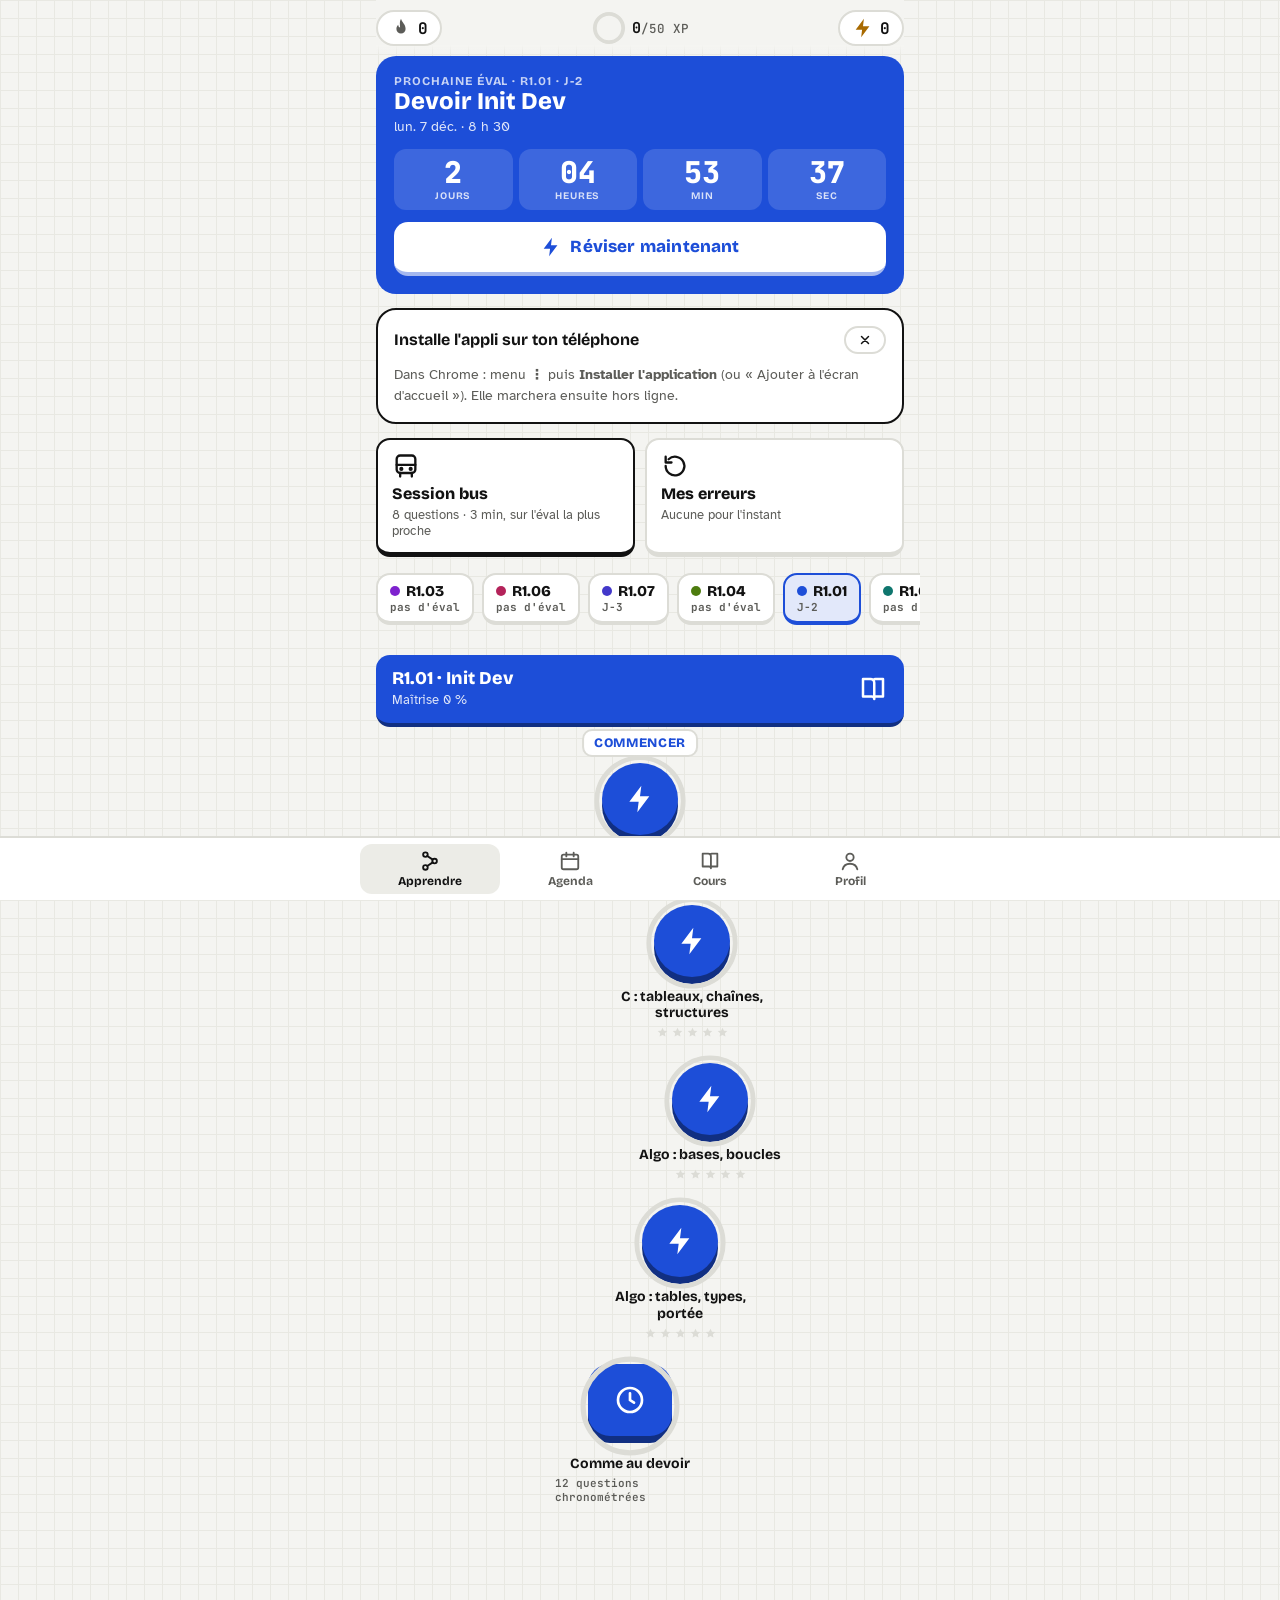
<file: index.html>
<!doctype html>
<html lang="fr">
<head>
<meta charset="utf-8">
<meta name="viewport" content="width=device-width,initial-scale=1,viewport-fit=cover">
<title>Révise BUT1</title>
<meta name="description" content="Révisions BUT1 en sessions courtes : séries, XP, agenda des évals.">
<meta name="theme-color" content="#121212">
<meta name="apple-mobile-web-app-capable" content="yes">
<meta name="mobile-web-app-capable" content="yes">
<meta name="apple-mobile-web-app-status-bar-style" content="black-translucent">
<meta name="apple-mobile-web-app-title" content="Révise">
<link rel="manifest" href="manifest.webmanifest">
<link rel="icon" href="icons/icon.svg" type="image/svg+xml">
<link rel="apple-touch-icon" href="icons/icon-180.png">
<link rel="preconnect" href="https://fonts.googleapis.com">
<link rel="stylesheet" href="https://fonts.googleapis.com/css2?family=Bricolage+Grotesque:opsz,wght@12..96,600;12..96,800&family=Atkinson+Hyperlegible:wght@400;700&family=JetBrains+Mono:wght@500;700&display=swap">
<link rel="stylesheet" href="style.css">
</head>
<body>
<div id="app">
 <header class="top" id="top">
  <button class="chip streak" id="chipStreak" aria-label="Série"><svg class="ic"><use href="#i-flame"/></svg><b id="streakN">0</b></button>
  <div class="goal" id="goalWrap" aria-label="Objectif du jour">
   <svg viewBox="0 0 36 36" class="ring"><circle cx="18" cy="18" r="15" class="ring-bg"/><circle cx="18" cy="18" r="15" class="ring-fg" id="goalRing"/></svg>
   <span><b id="xpToday">0</b><small>/<span id="xpGoal">50</span> XP</small></span>
  </div>
  <div class="chip xp"><svg class="ic"><use href="#i-bolt"/></svg><b id="xpTotal">0</b></div>
 </header>

 <main id="view"></main>

 <nav class="tabbar" id="tabbar">
  <button data-tab="home" aria-current="page"><svg class="ic"><use href="#i-path"/></svg><span>Apprendre</span></button>
  <button data-tab="agenda"><svg class="ic"><use href="#i-cal"/></svg><span>Agenda</span></button>
  <button data-tab="cours"><svg class="ic"><use href="#i-book"/></svg><span>Cours</span></button>
  <button data-tab="profil"><svg class="ic"><use href="#i-user"/></svg><span>Profil</span></button>
 </nav>
</div>

<section id="lesson" class="lesson" hidden></section>
<div id="sheet" class="sheet-wrap" hidden></div>
<div id="toast" class="toast" hidden></div>
<canvas id="confetti" class="confetti" hidden></canvas>

<svg width="0" height="0" style="position:absolute" aria-hidden="true">
 <defs>
  <symbol id="i-flame" viewBox="0 0 24 24"><path d="M12 2c1 4 5 6 5 11a5 5 0 0 1-10 0c0-2 1-3.5 2-4.5 0 2 1 3 2 3 0-3-1-6 1-9.5z" fill="currentColor"/></symbol>
  <symbol id="i-bolt" viewBox="0 0 24 24"><path d="M13 2 4 14h7l-1 8 9-12h-7z" fill="currentColor"/></symbol>
  <symbol id="i-path" viewBox="0 0 24 24"><g fill="none" stroke="currentColor" stroke-width="2" stroke-linecap="round" stroke-linejoin="round"><circle cx="7" cy="5" r="2.5"/><circle cx="17" cy="12" r="2.5"/><circle cx="7" cy="19" r="2.5"/><path d="M9 6.5 15 10.5M15 13.5 9 17.5"/></g></symbol>
  <symbol id="i-cal" viewBox="0 0 24 24"><g fill="none" stroke="currentColor" stroke-width="2" stroke-linecap="round" stroke-linejoin="round"><rect x="3" y="5" width="18" height="16" rx="2"/><path d="M3 10h18M8 3v4M16 3v4"/></g></symbol>
  <symbol id="i-book" viewBox="0 0 24 24"><g fill="none" stroke="currentColor" stroke-width="2" stroke-linecap="round" stroke-linejoin="round"><path d="M4 4h6a3 3 0 0 1 3 3v13a2 2 0 0 0-2-2H4zM20 4h-6a3 3 0 0 0-1 .2M20 4v14h-7"/></g></symbol>
  <symbol id="i-user" viewBox="0 0 24 24"><g fill="none" stroke="currentColor" stroke-width="2" stroke-linecap="round"><circle cx="12" cy="8" r="4"/><path d="M4 21c1-4 4-6 8-6s7 2 8 6"/></g></symbol>
  <symbol id="i-x" viewBox="0 0 24 24"><path d="M6 6l12 12M18 6 6 18" stroke="currentColor" stroke-width="2.5" stroke-linecap="round"/></symbol>
  <symbol id="i-check" viewBox="0 0 24 24"><path d="M5 12.5 10 17 19 7" fill="none" stroke="currentColor" stroke-width="3" stroke-linecap="round" stroke-linejoin="round"/></symbol>
  <symbol id="i-star" viewBox="0 0 24 24"><path d="m12 3 2.7 5.6 6.1.8-4.5 4.2 1.1 6-5.4-3-5.4 3 1.1-6L3.2 9.4l6.1-.8z" fill="currentColor"/></symbol>
  <symbol id="i-clock" viewBox="0 0 24 24"><g fill="none" stroke="currentColor" stroke-width="2" stroke-linecap="round"><circle cx="12" cy="12" r="9"/><path d="M12 7v5l3 2"/></g></symbol>
  <symbol id="i-redo" viewBox="0 0 24 24"><g fill="none" stroke="currentColor" stroke-width="2" stroke-linecap="round" stroke-linejoin="round"><path d="M4 12a8 8 0 1 0 2.5-5.8M4 4v5h5"/></g></symbol>
  <symbol id="i-bus" viewBox="0 0 24 24"><g fill="none" stroke="currentColor" stroke-width="2" stroke-linecap="round" stroke-linejoin="round"><rect x="4" y="3" width="16" height="15" rx="3"/><path d="M4 11h16M7 21v-3M17 21v-3"/><circle cx="8" cy="14.5" r=".8" fill="currentColor"/><circle cx="16" cy="14.5" r=".8" fill="currentColor"/></g></symbol>
  <symbol id="i-lock" viewBox="0 0 24 24"><g fill="none" stroke="currentColor" stroke-width="2" stroke-linecap="round"><rect x="5" y="11" width="14" height="10" rx="2"/><path d="M8 11V8a4 4 0 0 1 8 0v3"/></g></symbol>
 </defs>
</svg>

<script src="data/agenda.js"></script>
<script src="data/legacy.js"></script>
<script src="data/r103.js"></script>
<script src="data/r106.js"></script>
<script src="data/ext.js"></script>
<script src="gens.js"></script>
<script src="units.js"></script>
<script src="app.js"></script>
</body>
</html>
</file>
<file: style.css>
/* Carnet, version téléphone : papier quadrillé, encre noire, une couleur par matière */
:root{
 --paper:#f4f4f1;--sheet:#fff;--sunk:#ecece7;--grid:#e8e8e2;--line:#dcdcd6;--ink:#121212;--muted:#5c5c58;--on-ink:#fff;
 --ok:#1f8a4c;--ok-soft:#e1f5e8;--bad:#c2372f;--bad-soft:#fbe6e4;--warn:#a86a00;--warn-soft:#fff1d6;--stabilo:#ffe86b;--flame:#e8590c;
 --c:#121212;--on-c:#fff;
 --f-d:"Bricolage Grotesque",ui-sans-serif,system-ui,sans-serif;--f-b:"Atkinson Hyperlegible",ui-sans-serif,system-ui,sans-serif;--f-m:"JetBrains Mono",ui-monospace,Menlo,monospace;
 --r-md:14px;--r-lg:20px;--safe-b:env(safe-area-inset-bottom,0px);--safe-t:env(safe-area-inset-top,0px);
 color-scheme:light;
}
@media (prefers-color-scheme:dark){:root:not([data-theme="light"]){
 --paper:#0b0b0c;--sheet:#161618;--sunk:#1f1f22;--grid:#18181b;--line:#2c2c2e;--ink:#f2f2f0;--muted:#a3a39e;--on-ink:#0b0b0c;
 --ok:#5fd08e;--ok-soft:#173326;--bad:#ff8a80;--bad-soft:#3a1e1d;--warn:#f2bd57;--warn-soft:#352a14;--flame:#ff9254;--on-c:#0b0b0c;color-scheme:dark}}
:root[data-theme="dark"]{
 --paper:#0b0b0c;--sheet:#161618;--sunk:#1f1f22;--grid:#18181b;--line:#2c2c2e;--ink:#f2f2f0;--muted:#a3a39e;--on-ink:#0b0b0c;
 --ok:#5fd08e;--ok-soft:#173326;--bad:#ff8a80;--bad-soft:#3a1e1d;--warn:#f2bd57;--warn-soft:#352a14;--flame:#ff9254;--on-c:#0b0b0c;color-scheme:dark}
*{box-sizing:border-box;-webkit-tap-highlight-color:transparent}
html,body{margin:0}
body{background:var(--paper);background-image:linear-gradient(var(--grid) 1px,transparent 1px),linear-gradient(90deg,var(--grid) 1px,transparent 1px);background-size:18px 18px;color:var(--ink);font:16px/1.5 var(--f-b);min-height:100dvh;overscroll-behavior-y:none}
[hidden]{display:none!important}
button{font:inherit;color:inherit}
.ic{width:22px;height:22px;flex:none}
.f{font-family:var(--f-m);font-size:.92em;background:var(--sunk);border-radius:6px;padding:0 4px;overflow-wrap:anywhere}
b,strong{font-weight:700}
#app{max-width:560px;margin:0 auto;padding:0 16px calc(84px + var(--safe-b))}

/* En-tête */
.top{position:sticky;top:0;z-index:20;display:flex;align-items:center;justify-content:space-between;gap:8px;padding:calc(10px + var(--safe-t)) 0 10px;background:linear-gradient(var(--paper) 80%,transparent)}
.chip{display:inline-flex;align-items:center;gap:6px;background:var(--sheet);border:2px solid var(--line);border-radius:999px;padding:5px 12px;font:700 16px var(--f-m);font-variant-numeric:tabular-nums}
.chip.streak{color:var(--muted)}.chip.streak.lit{color:var(--flame);border-color:color-mix(in srgb,var(--flame) 45%,var(--line))}.chip.streak b{color:var(--ink)}
.chip.xp .ic{color:var(--warn)}
.goal{display:flex;align-items:center;gap:6px;font:700 15px var(--f-m)}
.goal small{color:var(--muted);font-weight:500}
.ring{width:34px;height:34px}.ring-bg{fill:none;stroke:var(--line);stroke-width:4}.ring-fg{fill:none;stroke:var(--ok);stroke-width:4;stroke-linecap:round;transform:rotate(-90deg);transform-origin:18px 18px;stroke-dasharray:94.25;stroke-dashoffset:94.25;transition:stroke-dashoffset .6s}

/* Barre du bas */
.tabbar{position:fixed;left:0;right:0;bottom:0;z-index:30;display:flex;justify-content:center;background:var(--sheet);border-top:2px solid var(--line);padding:6px 8px calc(6px + var(--safe-b))}
.tabbar button{flex:1;max-width:140px;display:flex;flex-direction:column;align-items:center;gap:2px;background:none;border:0;padding:6px 0;color:var(--muted);font:700 12px var(--f-d);cursor:pointer;border-radius:12px}
.tabbar button[aria-current="page"]{color:var(--ink);background:var(--sunk)}

/* Cartes, boutons */
.card{background:var(--sheet);border:2px solid var(--line);border-radius:var(--r-lg);padding:16px;display:flex;flex-direction:column;gap:10px}
.eyebrow{font:700 12px var(--f-d);letter-spacing:.08em;text-transform:uppercase;color:var(--muted)}
h1,h2,h3{font-family:var(--f-d);margin:0;line-height:1.15;text-wrap:balance}
h1{font-size:28px;font-weight:800}h2{font-size:22px;font-weight:800}h3{font-size:18px;font-weight:700}
.muted{color:var(--muted)}
.btn{display:inline-flex;align-items:center;justify-content:center;gap:8px;border:0;border-radius:var(--r-md);padding:14px 20px;font:800 17px var(--f-d);letter-spacing:.01em;background:var(--ink);color:var(--on-ink);border-bottom:4px solid color-mix(in srgb,var(--ink) 60%,var(--muted));cursor:pointer;text-decoration:none;touch-action:manipulation}
.btn:active,.choice:active,.node:active,.chip:active,.subj:active{transform:translateY(2px)}
.btn.c{background:var(--c);color:var(--on-c);border-bottom-color:color-mix(in srgb,var(--c) 65%,#000)}
.btn.ok{background:var(--ok);color:var(--on-ink);border-bottom-color:color-mix(in srgb,var(--ok) 65%,#000)}
.btn.bad{background:var(--bad);color:var(--on-ink);border-bottom-color:color-mix(in srgb,var(--bad) 65%,#000)}
.btn.ghost{background:var(--sheet);color:var(--ink);border:2px solid var(--line);border-bottom-width:4px}
.btn.block{width:100%}
.btn:disabled{opacity:.4}
.stack{display:flex;flex-direction:column;gap:14px}
.row{display:flex;gap:10px;align-items:center}
.meter{height:10px;border-radius:99px;background:var(--sunk);overflow:hidden}.meter i{display:block;height:100%;background:var(--c);border-radius:99px;transition:width .4s}

/* Accueil */
.hero{background:var(--c);color:var(--on-c);border-radius:var(--r-lg);padding:18px;display:flex;flex-direction:column;gap:12px;position:relative;overflow:hidden}
.hero .eyebrow{color:color-mix(in srgb,var(--on-c) 75%,transparent)}
.hero h2{font-size:24px}
.hero .btn{background:var(--on-c);color:var(--c);border-bottom-color:color-mix(in srgb,var(--on-c) 60%,var(--c))}
.cd{display:flex;gap:6px}
.cd div{flex:1;display:flex;flex-direction:column;align-items:center;padding:8px 0;border-radius:12px;background:color-mix(in srgb,var(--on-c) 14%,transparent)}
.cd b{font:800 30px/1 var(--f-m);font-variant-numeric:tabular-nums}
.cd small{font:700 10px var(--f-d);letter-spacing:.08em;text-transform:uppercase;opacity:.8;margin-top:3px}
.quick{display:grid;grid-template-columns:1fr 1fr;gap:10px}
.qbtn{display:flex;flex-direction:column;align-items:flex-start;gap:4px;text-align:left;background:var(--sheet);border:2px solid var(--line);border-bottom-width:5px;border-radius:var(--r-md);padding:12px 14px;cursor:pointer}
.qbtn .ic{width:28px;height:28px}
.qbtn b{font:800 16px var(--f-d)}.qbtn small{color:var(--muted);font-size:13px;line-height:1.3}
.qbtn.hl{border-color:var(--ink)}
.subjs{display:flex;gap:8px;overflow-x:auto;scrollbar-width:none;margin:0 -16px;padding:2px 16px 6px}
.subjs::-webkit-scrollbar{display:none}
.subj{flex:none;display:flex;flex-direction:column;align-items:flex-start;gap:0;background:var(--sheet);border:2px solid var(--line);border-bottom-width:4px;border-radius:var(--r-md);padding:7px 12px;cursor:pointer;text-align:left}
.subj b{font:800 15px var(--f-d);display:flex;align-items:center;gap:6px}.subj b i{width:10px;height:10px;border-radius:50%;background:var(--sc)}
.subj small{font:700 11px var(--f-m);color:var(--muted)}.subj small.hot{color:var(--bad)}
.subj[aria-pressed="true"]{border-color:var(--sc);background:color-mix(in srgb,var(--sc) 13%,var(--sheet))}
.banner{display:flex;gap:10px;align-items:center;border-radius:var(--r-md);padding:12px 14px;background:var(--warn-soft);color:var(--ink);font-size:15px}
.banner .ic{color:var(--flame)}

/* Parcours */
.path{display:flex;flex-direction:column;align-items:center;gap:6px;padding:10px 0 24px;position:relative}
.unit-h{align-self:stretch;background:var(--c);color:var(--on-c);border-radius:var(--r-md);padding:12px 16px;display:flex;justify-content:space-between;align-items:center;gap:10px;border-bottom:4px solid color-mix(in srgb,var(--c) 60%,#000)}
.unit-h b{font:800 18px var(--f-d)}.unit-h small{display:block;opacity:.85;font-size:13px}
.node-wrap{display:flex;flex-direction:column;align-items:center;gap:4px;width:150px}
.node{position:relative;width:76px;height:72px;border-radius:50%;border:0;cursor:pointer;background:var(--c);color:var(--on-c);box-shadow:0 7px 0 color-mix(in srgb,var(--c) 60%,#000);display:grid;place-items:center;margin-bottom:8px}
.node .ic{width:32px;height:32px}
.node.done{background:var(--warn);box-shadow:0 7px 0 color-mix(in srgb,var(--warn) 60%,#000);color:#fff}
.node.locked{background:var(--sunk);color:var(--muted);box-shadow:0 7px 0 var(--line)}
.node.exam{border-radius:22px;width:84px;margin-bottom:16px}
.node-ring{position:absolute;inset:-9px;pointer-events:none}
.node-ring circle{fill:none;stroke-width:5}
.node-ring .bg{stroke:var(--line)}.node-ring .fg{stroke:var(--c);stroke-linecap:round;transform:rotate(-90deg);transform-origin:50% 50%}
.node-wrap b{font:700 14px/1.2 var(--f-d);text-align:center}
.node-wrap small{font:600 11px var(--f-m);color:var(--muted)}
.crowns{display:flex;gap:2px;color:var(--warn)}.crowns .ic{width:13px;height:13px}.crowns .off{color:var(--line)}
.start-pop{position:absolute;top:-34px;left:50%;transform:translateX(-50%);background:var(--sheet);border:2px solid var(--line);color:var(--c);font:800 13px var(--f-d);letter-spacing:.05em;text-transform:uppercase;padding:4px 10px;border-radius:10px;white-space:nowrap;animation:bob 1.6s ease-in-out infinite}
@keyframes bob{50%{transform:translate(-50%,-4px)}}
.empty{border:2px dashed var(--line);border-radius:var(--r-md);padding:16px;color:var(--muted);text-align:center}

/* Feuille du bas */
.sheet-wrap{position:fixed;inset:0;z-index:50;background:rgba(0,0,0,.45);display:flex;align-items:flex-end;justify-content:center;animation:fade .2s}
.sheet{width:100%;max-width:560px;background:var(--sheet);border-radius:24px 24px 0 0;padding:18px 18px calc(18px + var(--safe-b));display:flex;flex-direction:column;gap:12px;max-height:88dvh;overflow:auto;animation:up .24s ease}
.sheet .grab{width:44px;height:5px;border-radius:9px;background:var(--line);align-self:center}
@keyframes up{from{transform:translateY(40px);opacity:0}}@keyframes fade{from{opacity:0}}

/* Fiches éclair */
.fc{border:2px solid var(--line);border-radius:var(--r-md);padding:14px 16px;background:var(--sheet)}
.fc h3{display:flex;align-items:center;gap:8px;margin-bottom:6px}.fc h3 i{width:8px;height:22px;border-radius:4px;background:var(--c)}
.fc ul{margin:0;padding-left:18px;display:flex;flex-direction:column;gap:6px}
.fc li b{background:linear-gradient(transparent 55%,color-mix(in srgb,var(--stabilo) 75%,transparent) 55%,color-mix(in srgb,var(--stabilo) 75%,transparent) 92%,transparent 92%)}
:root[data-theme="dark"] .fc li b{color:var(--ink)}
.cards-pager{display:flex;justify-content:center;gap:6px}.cards-pager i{width:8px;height:8px;border-radius:50%;background:var(--line)}.cards-pager i.on{background:var(--c);width:20px;border-radius:9px}

/* Leçon */
.lesson{position:fixed;inset:0;z-index:40;background:var(--paper);display:flex;flex-direction:column;max-width:560px;margin:0 auto}
.l-top{display:flex;align-items:center;gap:12px;padding:calc(12px + var(--safe-t)) 16px 8px}
.l-top .x{background:none;border:0;color:var(--muted);padding:4px;cursor:pointer}
.l-top .meter{flex:1;height:16px}.l-top .meter i{background:var(--ok)}
.combo{font:800 14px var(--f-m);color:var(--flame);display:flex;align-items:center;gap:2px;min-width:44px}
.combo .ic{width:18px;height:18px}
.timer{font:700 14px var(--f-m);color:var(--muted);display:flex;gap:4px;align-items:center}.timer.hot{color:var(--bad)}
.l-body{flex:1;overflow:auto;padding:8px 16px 20px;display:flex;flex-direction:column;gap:16px}
.qkind{font:700 12px var(--f-d);letter-spacing:.08em;text-transform:uppercase;color:var(--c)}
.qtext{font:700 21px/1.35 var(--f-d);text-wrap:pretty}
.choices{display:flex;flex-direction:column;gap:10px}
.choice{display:flex;gap:12px;align-items:center;text-align:left;width:100%;background:var(--sheet);border:2px solid var(--line);border-bottom-width:5px;border-radius:var(--r-md);padding:13px 14px;font:16px/1.35 var(--f-b);cursor:pointer;touch-action:manipulation}
.choice .k{flex:none;width:28px;height:28px;border:2px solid var(--line);border-radius:8px;display:grid;place-items:center;font:700 13px var(--f-m);color:var(--muted)}
.choice[aria-pressed="true"]{border-color:var(--c);background:color-mix(in srgb,var(--c) 12%,var(--sheet))}
.choice[aria-pressed="true"] .k{border-color:var(--c);color:var(--c)}
.choice.good{border-color:var(--ok);background:var(--ok-soft)}.choice.good .k{border-color:var(--ok);color:var(--ok)}
.choice.wrong{border-color:var(--bad);background:var(--bad-soft);animation:shake .32s}
.choice:disabled{cursor:default}
.ans{width:100%;font:700 22px var(--f-m);padding:14px;border:2px solid var(--line);border-bottom-width:5px;border-radius:var(--r-md);background:var(--sheet);color:var(--ink);text-align:center}
.ans:focus{outline:none;border-color:var(--c)}
.keys{display:flex;flex-wrap:wrap;gap:8px;justify-content:center}
.keys button{min-width:52px;padding:10px 12px;border:2px solid var(--line);border-bottom-width:4px;border-radius:12px;background:var(--sheet);font:700 18px var(--f-m);cursor:pointer}
.hint{font-size:13px;color:var(--muted);text-align:center}
.mcd{font:600 14px var(--f-m);background:var(--sunk);border-radius:12px;padding:10px;text-align:center;overflow-wrap:anywhere}
.mx{display:inline-grid;grid-template-columns:auto auto;gap:0 12px;border-left:2px solid currentColor;border-right:2px solid currentColor;border-radius:6px;padding:2px 8px;vertical-align:middle;font:600 16px var(--f-m);text-align:center}
.l-foot{padding:12px 16px calc(14px + var(--safe-b));border-top:2px solid var(--line);background:var(--paper);display:flex;flex-direction:column;gap:10px}
.l-foot.ok{background:var(--ok-soft);border-color:transparent}.l-foot.ko{background:var(--bad-soft);border-color:transparent}
.fb-h{display:flex;align-items:center;gap:10px;font:800 21px var(--f-d)}
.l-foot.ok .fb-h{color:var(--ok)}.l-foot.ko .fb-h{color:var(--bad)}
.fb-h .badge{width:34px;height:34px;border-radius:50%;display:grid;place-items:center;background:var(--sheet)}
.fb-h .badge .ic{width:22px;height:22px}
.fb-x{font-size:15px;max-height:32dvh;overflow:auto}
.fb-x .sol{font-weight:700}
.xp-pop{position:fixed;left:50%;top:40%;transform:translateX(-50%);font:800 28px var(--f-d);color:var(--warn);pointer-events:none;animation:xpup .9s ease forwards;z-index:60}
@keyframes xpup{0%{opacity:0;transform:translate(-50%,10px) scale(.7)}25%{opacity:1;transform:translate(-50%,0) scale(1.15)}100%{opacity:0;transform:translate(-50%,-50px) scale(1)}}
@keyframes shake{25%{transform:translateX(-6px)}75%{transform:translateX(6px)}}
@keyframes pop{0%{transform:scale(.6)}60%{transform:scale(1.15)}100%{transform:scale(1)}}
.pop{animation:pop .35s ease}

/* Fin de leçon */
.end{flex:1;min-height:0;overflow:auto;display:flex;flex-direction:column;align-items:center;justify-content:safe center;gap:18px;padding:24px 16px;text-align:center}
.end .big{font:800 34px/1.1 var(--f-d)}
.end-stats{display:grid;grid-template-columns:repeat(3,1fr);gap:10px;width:100%}
.end-stats div{border:2px solid var(--line);border-radius:var(--r-md);overflow:hidden;background:var(--sheet)}
.end-stats small{display:block;font:800 11px var(--f-d);letter-spacing:.08em;text-transform:uppercase;padding:4px;color:var(--on-ink);background:var(--ink)}
.end-stats div:nth-child(1) small{background:var(--warn)}.end-stats div:nth-child(2) small{background:var(--ok)}.end-stats div:nth-child(3) small{background:var(--c)}
.end-stats b{display:block;font:800 24px var(--f-m);padding:8px 0}
.streak-big{display:flex;flex-direction:column;align-items:center;color:var(--flame)}
.streak-big .ic{width:84px;height:84px}
.streak-big b{font:800 52px/1 var(--f-d);color:var(--ink)}
.review{width:100%;text-align:left;display:flex;flex-direction:column;gap:8px}
.review .it{border:2px solid var(--bad-soft);border-radius:12px;padding:10px 12px;background:var(--sheet);font-size:14px}
.review .it .q{font-weight:700;margin-bottom:4px}

/* Agenda */
.next-exam{gap:14px}
.strip{display:grid;grid-template-columns:repeat(7,1fr);gap:4px;text-align:center}
.strip .dow{font:700 11px var(--f-d);color:var(--muted);text-transform:uppercase}
.strip .d{aspect-ratio:1;border-radius:10px;display:flex;flex-direction:column;align-items:center;justify-content:center;font:700 14px var(--f-m);background:var(--sheet);border:2px solid transparent;position:relative}
.strip .d.past{opacity:.35}
.strip .d.today{border-color:var(--ink)}
.strip .d.has{color:#fff;background:var(--ec)}
.strip .d small{font:700 8px var(--f-d);letter-spacing:.03em;line-height:1}
.ex{display:grid;grid-template-columns:62px 1fr;gap:12px;background:var(--sheet);border:2px solid var(--line);border-radius:var(--r-lg);padding:12px;position:relative}
.ex.soon{border-color:var(--bad)}
.ex .date{border-radius:12px;background:var(--ec);color:#fff;display:flex;flex-direction:column;align-items:center;justify-content:center;padding:6px 0;align-self:start}
.ex .date small{font:700 11px var(--f-d);text-transform:uppercase;letter-spacing:.06em;opacity:.9}
.ex .date b{font:800 26px/1 var(--f-d)}
.ex .body{display:flex;flex-direction:column;gap:6px;min-width:0}
.ex .when{display:flex;flex-wrap:wrap;gap:6px;align-items:center;font:700 13px var(--f-m);color:var(--muted)}
.jx{font:800 13px var(--f-m);border-radius:99px;padding:2px 9px;background:var(--sunk);color:var(--ink)}
.jx.hot{background:var(--bad);color:#fff}.jx.warm{background:var(--warn-soft);color:var(--warn)}
.ex h3{font-size:17px}
.ex p{margin:0;font-size:14px;line-height:1.4}
.ex .rules{color:var(--muted)}
.ex .btn{padding:9px 14px;font-size:14px;align-self:flex-start}
.tag{display:inline-flex;align-items:center;gap:5px;font:800 12px var(--f-d);color:var(--ec)}
.tag i{width:8px;height:8px;border-radius:50%;background:var(--ec)}

/* Profil */
.kpis{display:grid;grid-template-columns:repeat(2,1fr);gap:10px}
.kpi{background:var(--sheet);border:2px solid var(--line);border-radius:var(--r-md);padding:12px;display:flex;gap:10px;align-items:center}
.kpi .ic{width:28px;height:28px}.kpi b{font:800 22px/1 var(--f-m);display:block}.kpi small{color:var(--muted);font-size:12px}
.bars{display:grid;grid-template-columns:repeat(7,1fr);gap:6px;align-items:end;height:110px}
.bar{display:flex;flex-direction:column;align-items:center;justify-content:flex-end;gap:4px;height:100%}
.bar i{display:block;width:70%;min-height:4px;border-radius:6px 6px 2px 2px;background:var(--line)}.bar i.met{background:var(--ok)}
.bar small{font:700 11px var(--f-m);color:var(--muted)}.bar.today small{color:var(--ink)}
.set{display:flex;justify-content:space-between;align-items:center;gap:10px;padding:10px 0;border-bottom:1px dashed var(--line)}
.set:last-child{border-bottom:0}
.sw{width:52px;height:30px;border-radius:99px;border:0;background:var(--line);position:relative;cursor:pointer;flex:none}
.sw::after{content:"";position:absolute;top:3px;left:3px;width:24px;height:24px;border-radius:50%;background:#fff;transition:left .2s}
.sw[aria-pressed="true"]{background:var(--ok)}.sw[aria-pressed="true"]::after{left:25px}
.seg{display:inline-flex;border:2px solid var(--line);border-radius:99px;overflow:hidden}
.seg button{border:0;background:var(--sheet);padding:5px 10px;font:700 13px var(--f-m);cursor:pointer}
.seg button[aria-pressed="true"]{background:var(--ink);color:var(--on-ink)}
input.time{font:700 16px var(--f-m);padding:6px 8px;border:2px solid var(--line);border-radius:10px;background:var(--sheet);color:var(--ink)}
.mrow{display:flex;flex-direction:column;gap:4px}
.mrow .row{justify-content:space-between;font-size:14px}

.toast{position:fixed;left:50%;bottom:calc(96px + var(--safe-b));transform:translateX(-50%);z-index:70;background:var(--ink);color:var(--on-ink);font:700 15px var(--f-d);padding:10px 18px;border-radius:99px;max-width:calc(100vw - 32px);text-align:center;animation:pop .3s}
.confetti{position:fixed;inset:0;pointer-events:none;z-index:65}
.install{border:2px solid var(--ink)}
a{color:inherit}
@media (prefers-reduced-motion:reduce){*{animation:none!important;transition:none!important}}

/* Cours complet importé */
.chap summary{cursor:pointer;font-family:var(--f-d);font-size:17px;list-style:none}
.chap summary::after{content:" +";color:var(--muted)}.chap[open] summary::after{content:" −"}
.chap-b{font-size:15px;overflow-x:auto}.chap-b h2{font-size:20px;margin:10px 0 6px}.chap-b h3{font-size:17px;margin:16px 0 6px;padding-top:10px;border-top:1px dashed var(--line)}
.chap-b table{border-collapse:collapse;font-size:13px}.chap-b th,.chap-b td{border:1px solid var(--line);padding:4px 6px;text-align:left;vertical-align:top}
.chap-b .formula-list{display:grid;grid-template-columns:auto 1fr;gap:4px 10px}.chap-b .box,.chap-b .tscroll{margin:8px 0}
.chap-b .box{border-radius:10px;padding:8px 12px;background:var(--sunk)}.chap-b .box.trap{background:var(--warn-soft)}.chap-b .box.method{background:var(--ok-soft)}
.chap-b .grid2{display:grid;gap:10px}.chap-b ul{padding-left:18px}
</file>
